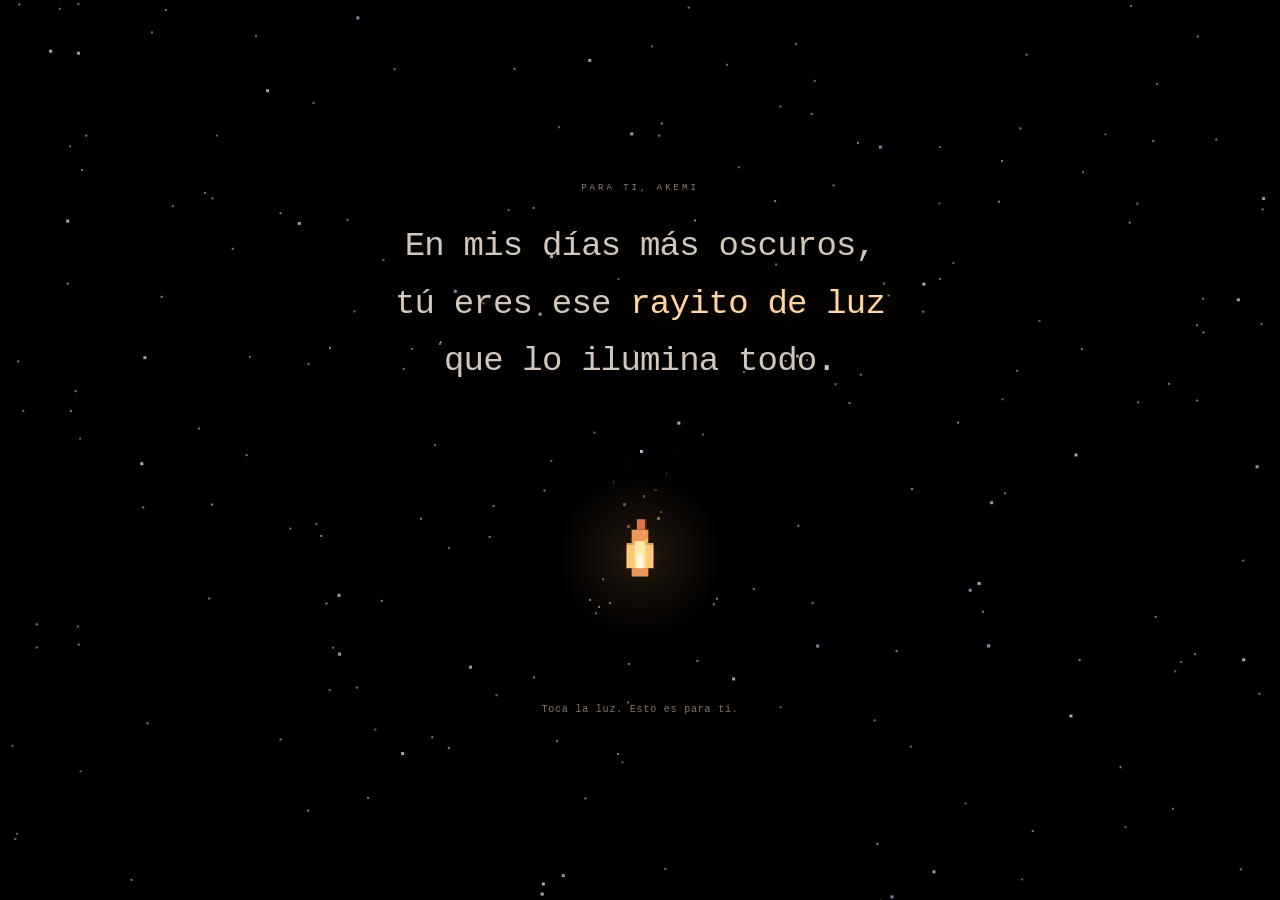
<file: index.html>
<!doctype html>
<html lang="es">
<head>
<meta charset="utf-8"><meta name="viewport" content="width=device-width,initial-scale=1"><meta name="theme-color" content="#000000">
<title>Mi rayito de luz · Akemi</title><link rel="stylesheet" href="styles-v11.css"><script src="app-v11.js" defer></script>
</head>
<body data-page="intro">
<main class="night" id="game">
  <div class="intro-copy"><p class="dedication">PARA TI, AKEMI</p><h1>En mis días más oscuros,<br>tú eres ese <em>rayito de luz</em><br>que lo ilumina todo.</h1></div>
  <div class="fire-space"><canvas id="world" width="400" height="270" aria-label="Una llama de píxeles que brilla en la oscuridad"></canvas><button class="fire-target" id="candle" aria-label="Tocar la llama y descubrir la sorpresa"></button></div>
  <p class="touch-hint" id="hint">Toca la luz. Esto es para ti.</p>
</main>
<div class="light-wipe" aria-hidden="true"></div>
</body></html>
</file>
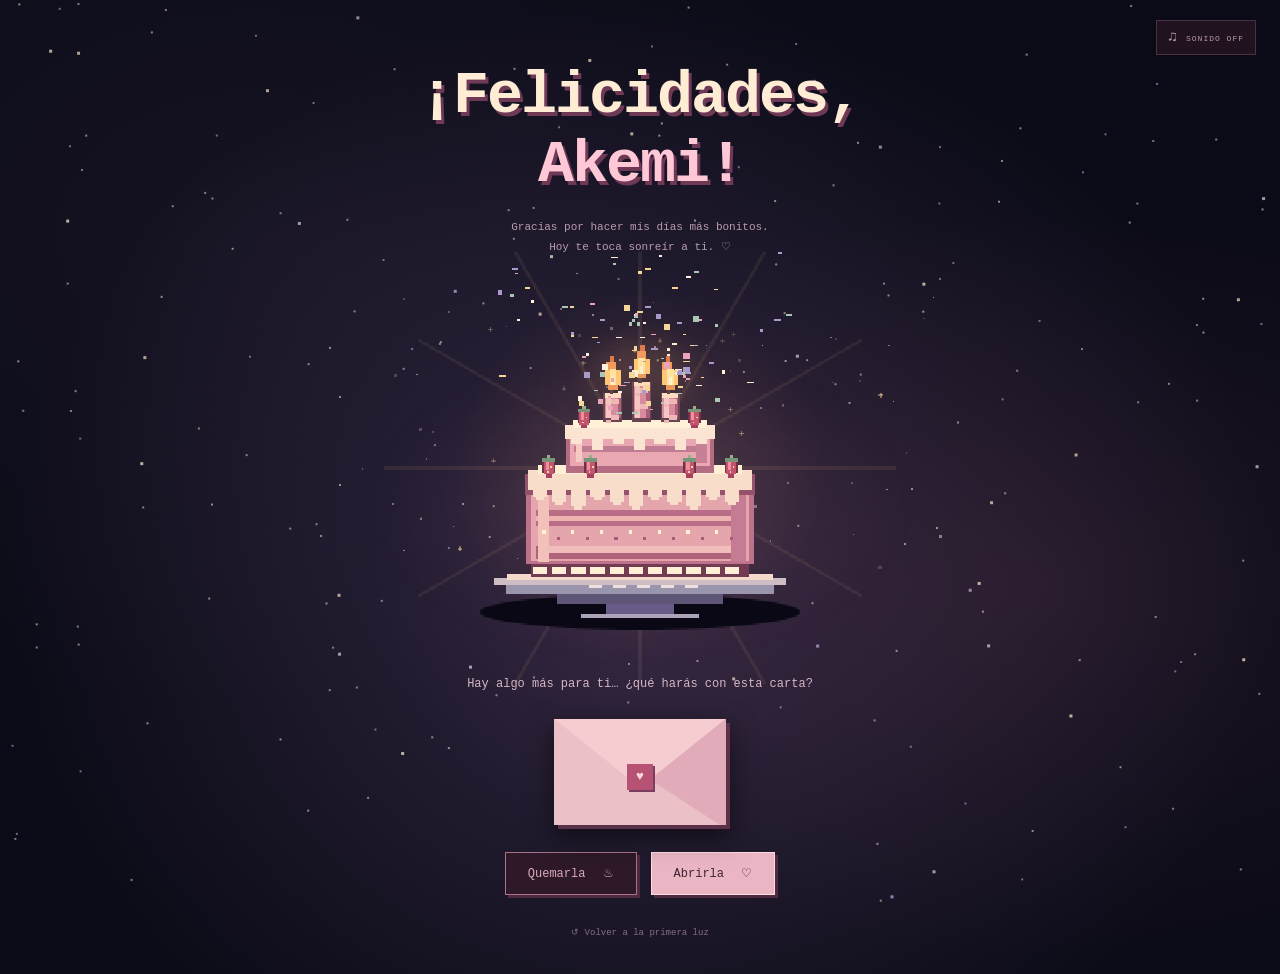
<file: birthday.html>
<!doctype html>
<html lang="es">
<head>
<meta charset="utf-8"><meta name="viewport" content="width=device-width,initial-scale=1"><meta name="theme-color" content="#100a18">
<title>¡Felicidades, Akemi!</title><link rel="stylesheet" href="styles-v11.css"><script src="app-v11.js" defer></script><script src="celebration-v11.js" defer></script>
</head>
<body data-page="birthday">
<main class="birthday" id="game">
  <div class="streamers" id="streamers" aria-hidden="true"></div>
  <button id="sound" class="sound" aria-pressed="false" aria-label="Activar música">♫ <span>SONIDO OFF</span></button>
  <header class="birthday-heading"><h1>¡Felicidades,<br><em>Akemi!</em></h1><p>Gracias por hacer mis días más bonitos.<br>Hoy te toca sonreír a ti. ♡</p></header>
  <div class="cake-space"><canvas id="world" width="400" height="270" aria-label="Pastel de cumpleaños de dos pisos con fresas y velitas encendidas"></canvas></div>
  <section class="letter-invitation" aria-label="Una carta para Akemi"><p id="choicePrompt" aria-live="polite">Hay algo más para ti… ¿qué harás con esta carta?</p><button class="envelope" id="openLetter" aria-label="Abrir tu carta" aria-haspopup="dialog"><span class="envelope-back"></span><span class="paper-peek">Para Akemi ♡</span><span class="envelope-front"></span><span class="envelope-flap"></span><span class="seal">♥</span></button><div class="letter-choices" id="letterChoices"><button id="burnLetter" class="choice burn-choice">Quemarla <span aria-hidden="true">♨</span></button><button id="readLetter" class="choice read-choice">Abrirla <span aria-hidden="true">♡</span></button></div></section>
  <a class="replay" href="index.html?v=20261007-11">↺ Volver a la primera luz</a>
</main>
<dialog id="burnDialog" class="burn-dialog" aria-label="La carta cae al fuego y el mundo se distorsiona"><canvas id="burnCanvas" aria-hidden="true"></canvas><p class="burn-caption" id="burnCaption" aria-live="polite">¿Por qué me odias? 😭😭😭</p><button id="skipBurn" class="skip-burn">Saltar animación</button></dialog>
<dialog id="letterDialog" aria-labelledby="letterTitle"><article class="letter-paper"><button id="closeLetter" class="close-letter" aria-label="Cerrar carta">×</button><p class="letter-label">UNA CARTA PARA TI</p><h2 id="letterTitle">Akemi,</h2><div id="letterBody" class="letter-body"><p>Gracias por ser una amiga tan increíble. Me llevo con mucho cariño cada momento contigo: comer juntos, estudiar juntos, hacer los proyectos juntos y pasar tiempo en tu casa.</p><p>Me has ayudado más de lo que crees. No sé cómo explicarlo ni cómo decirlo, pero solo quería decirte, simplemente: gracias.</p><p>Si necesitas algo o quieres pedirme algo, no dudes en decírmelo. Estaré ahí para ti. A pesar de no ser muy bueno en muchas cosas, aunque sea solo para escucharte, estaré ahí para apoyarte.</p><p>¡Feliz cumpleaños, Akemi! Te quiero un montón.</p></div><div id="blankLetter" class="blank-letter" hidden aria-label="Carta pendiente de completar"><span></span><span></span><span></span><span></span></div><div class="letter-heart keepsake-heart"><svg viewBox="0 0 140 95" role="img" aria-label="Un corazón con cariño"><defs><linearGradient id="heartTint" x1="0" y1="0" x2="1" y2="1"><stop offset="0" stop-color="#f8d6d8"/><stop offset="1" stop-color="#d890a5"/></linearGradient></defs><path class="heart-orbit" d="M20 56C4 74 57 82 94 66S130 33 115 40"/><g class="heart-beat"><path class="heart-shape" d="M70 75C60 65 36 48 36 31C36 11 61 10 70 27C80 10 104 11 104 31C104 48 81 66 70 75Z"/><path class="heart-highlight" d="M46 31C45 23 53 19 59 23"/></g><path class="heart-spark" d="M113 16v10m-5-5h10M24 35v6m-3-3h6"/></svg></div></article></dialog>
</body></html>
</file>
<file: styles-v11.css>
:root{color-scheme:dark;--cream:#ffecd4;--pink:#edabc2;--mono:'Courier New',monospace}*{box-sizing:border-box}html{background:#000}body{margin:0;background:#000;color:var(--cream);font-family:var(--mono)}button,a{-webkit-tap-highlight-color:transparent}button{font:inherit;cursor:pointer}button:focus-visible,a:focus-visible{outline:2px dashed #ffce98;outline-offset:7px}button:disabled{cursor:wait}canvas{display:block;width:100%;height:auto;image-rendering:pixelated}em{font-style:normal}.night{min-height:100svh;display:flex;flex-direction:column;align-items:center;justify-content:center;padding:42px 18px 34px;overflow:hidden;background:#000}.intro-copy{text-align:center;position:relative;z-index:2;animation:words-in 2.2s ease both}.dedication{font-size:9px;letter-spacing:3px;color:#937f71;margin:0 0 25px}.night h1{font-weight:400;font-size:clamp(20px,3.5vw,34px);line-height:1.7;letter-spacing:-.8px;color:#d3c7bc;margin:0}.night h1 em{color:#ffd6a2;text-shadow:0 0 30px #d37e3f55}.fire-space{position:relative;width:min(520px,96vw);margin:-18px 0 -30px}.fire-target{position:absolute;inset:22% 34% 21%;border:0;background:none;border-radius:45%}.fire-target:focus-visible{outline-offset:0}.touch-hint{font-size:10px;color:#8c7562;letter-spacing:.8px;text-align:center;animation:hint-in 3s ease both}.light-wipe{position:fixed;inset:0;pointer-events:none;z-index:10;background:radial-gradient(circle at 50% 64%,#fff3d9,#f7af70 30%,#6d293e 75%);clip-path:circle(0% at 50% 64%);opacity:0}.leaving .light-wipe{animation:illuminate 1.5s cubic-bezier(.7,0,.3,1) forwards}.leaving .intro-copy,.leaving .touch-hint{opacity:0;transition:opacity .7s}.birthday{min-height:100svh;padding:62px 18px 28px;position:relative;overflow:hidden;text-align:center;background:radial-gradient(ellipse at 50% 42%,#4c203844,transparent 68%),#100a18}.birthday::before{content:'';position:absolute;inset:0;pointer-events:none;background-image:radial-gradient(#d7a7bd38 1px,transparent 1px);background-size:53px 53px;mask-image:linear-gradient(transparent,#000,transparent)}.sound{position:absolute;top:20px;right:24px;border:1px solid #4a3041;background:#20121f;color:#b598ac;padding:8px 11px;font-size:15px;z-index:2}.sound span{font-size:8px;letter-spacing:1px}.birthday-heading{position:relative;animation:celebrate-title 1.25s .2s both}.birthday .dedication{color:#c59bad;margin-bottom:18px}.birthday h1{font-size:clamp(34px,6vw,60px);line-height:1.15;margin:0;letter-spacing:-2px;text-shadow:3px 4px #6f3956}.birthday h1 em{color:#ffc8d7}.birthday-heading>p:last-child{font-size:11px;color:#ba9cae;line-height:1.8;max-width:440px;margin:18px auto 0}.cake-space{position:relative;width:min(640px,100%);margin:-6px auto -7px}.letter-invitation{position:relative;animation:letter-arrive 1s 1.7s both}.letter-invitation>p{font-size:12px;color:#d6b6c6;margin:0 0 28px}.envelope{width:172px;height:106px;display:block;margin:0 auto;position:relative;border:0;padding:0;background:none;filter:drop-shadow(0 8px 13px #0008);perspective:600px;animation:float 3s 3s ease-in-out infinite}.envelope-back{position:absolute;inset:0;background:#bd8095;border:2px solid #f5c9cc;box-shadow:4px 4px 0 #5c3049}.paper-peek{position:absolute;inset:8px 12px 4px;background:#fff0d9;color:#a06979;padding:19px 4px;font-size:11px;transition:transform .5s}.envelope-front{position:absolute;inset:0;background:linear-gradient(33deg,#ecc0c7 49%,transparent 50%),linear-gradient(-33deg,#e2abb9 49%,transparent 50%);z-index:3}.envelope-flap{position:absolute;inset:0;background:#f5cdd0;clip-path:polygon(0 0,100% 0,50% 65%);transform-origin:top;transition:transform .6s;z-index:4;backface-visibility:hidden}.seal{position:absolute;left:calc(50% - 13px);top:43%;background:#b65375;color:#ffd8d7;width:26px;height:26px;line-height:26px;box-shadow:2px 2px #783d60;z-index:5;font-size:13px;transition:opacity .3s}.envelope:hover .paper-peek,.envelope:focus-visible .paper-peek{transform:translateY(-9px)}.envelope.opening .envelope-flap{transform:rotateX(180deg)}.envelope.opening .seal{opacity:0}.envelope.opening .paper-peek{transform:translateY(-40px)}.envelope-hint{display:block;color:#997c91;font-size:8px;letter-spacing:2px;margin-top:20px}.replay{position:relative;display:inline-block;margin-top:24px;font-size:9px;text-decoration:none;color:#886f85;padding:8px}dialog{border:0;padding:0;background:transparent;width:min(540px,calc(100% - 30px));max-height:85svh;overflow:auto;color:#573c45;box-shadow:0 22px 100px #0009}dialog::backdrop{background:#08030de8;backdrop-filter:blur(7px)}dialog[open]{animation:open-paper .65s ease both}.letter-paper{position:relative;background:#fff0d9;padding:46px 35px 24px;min-height:390px;border:5px double #c7a49b;background-image:repeating-linear-gradient(transparent 0 29px,#bca09412 30px 31px)}.close-letter{position:absolute;right:12px;top:8px;border:0;background:transparent;color:#916b73;font-size:27px;padding:4px 8px}.letter-label{font-size:8px;letter-spacing:2px;color:#a57c80;margin:0 0 27px}.letter-paper h2{font-size:23px;font-weight:normal}.letter-body{white-space:pre-wrap;font-size:14px;line-height:1.95;overflow-wrap:anywhere}.letter-body p{margin-bottom:20px}.blank-letter{display:grid;gap:23px;margin-top:36px}.blank-letter span{height:1px;background:#bd9c933b}.blank-letter span:last-child{width:66%}.letter-heart{text-align:center;color:#b96780;font-size:29px;margin:30px 0 6px}@keyframes words-in{from{opacity:0;transform:translateY(10px)}to{opacity:1;transform:translateY(0)}}@keyframes hint-in{0%,60%{opacity:0}100%{opacity:1}}@keyframes illuminate{0%{opacity:0;clip-path:circle(0% at 50% 64%)}30%{opacity:.6}85%,100%{opacity:1;clip-path:circle(140% at 50% 64%)}}@keyframes celebrate-title{0%{opacity:0;transform:translateY(18px) scale(.92)}70%{transform:translateY(-3px) scale(1.02)}100%{opacity:1;transform:none}}@keyframes letter-arrive{from{opacity:0;transform:translateY(25px)}to{opacity:1;transform:none}}@keyframes float{50%{transform:translateY(-6px)}}@keyframes open-paper{from{opacity:0;transform:translateY(70px) scale(.85) rotate(-3deg)}to{opacity:1;transform:none}}@media(max-width:600px){.night{padding:38px 20px}.night h1{font-size:21px;line-height:1.85}.dedication{font-size:8px;letter-spacing:2px}.fire-space{width:calc(100vw - 16px);margin:0 0 -15px}.birthday{padding-top:72px}.birthday h1{font-size:42px}.birthday-heading>p:last-child{font-size:10px;max-width:285px}.cake-space{width:calc(100% + 30px);max-width:none;margin:14px -15px 16px}.letter-paper{padding:42px 23px 20px}.sound{right:16px;top:16px}}@media(prefers-reduced-motion:reduce){*,*::before,*::after{animation:none!important;transition:none!important}.leaving .light-wipe{clip-path:none;opacity:1}}
[hidden]{display:none!important}
/* Serpentinas de fiesta a ambos lados. */
.streamers{position:absolute;inset:0;pointer-events:none;overflow:hidden}.streamer{position:absolute;top:-20px;width:28px;height:240px;opacity:.85;transform-origin:top;animation:ribbon-drop 1.8s cubic-bezier(.2,.7,.3,1) both,ribbon-sway 4s 1.8s ease-in-out infinite alternate}.streamer svg{width:100%;height:100%;overflow:visible;filter:drop-shadow(3px 3px 0 #0004)}@keyframes ribbon-drop{from{transform:translateY(-110%) rotate(-15deg);opacity:0}to{transform:translateY(0) rotate(0deg);opacity:.85}}@keyframes ribbon-sway{to{transform:rotate(7deg) translateX(5px)}}
.letter-choices{display:flex;justify-content:center;gap:14px;margin:27px auto 0}.choice{border:1px solid #ab718b;padding:13px 22px;background:#2d1928;color:#dba9bd;font:12px var(--mono);box-shadow:3px 3px 0 #4e2a41;transition:transform .2s,background .2s}.choice:hover{transform:translateY(-3px);background:#45243a}.choice span{margin-left:10px}.read-choice{background:#eab6c4;color:#402132;border-color:#ffdae0}.read-choice:hover{background:#ffd9e0}.letter-choices.only-open .read-choice{font-size:clamp(23px,6vw,34px);padding:22px 38px;min-width:min(290px,85vw);font-weight:bold;letter-spacing:3px;animation:final-open .8s ease both;box-shadow:6px 6px #6f3f59,0 0 35px #c9729733}.burning-letter .envelope{visibility:hidden}.letter-invitation.returned{animation:return-letter .8s ease both}.burn-dialog{position:fixed;inset:0;margin:0;border:0;width:100vw;max-width:none;height:100svh;max-height:none;background:#050309;color:#ffe9d0;padding:0;overflow:hidden;box-shadow:none}.burn-dialog[open]{animation:none}.burn-dialog::backdrop{background:#000}.burn-dialog canvas{position:absolute;inset:0;width:100%;height:100%;image-rendering:pixelated}.burn-caption{position:absolute;bottom:65px;left:20px;right:20px;text-align:center;letter-spacing:1px;line-height:1.8;font-size:clamp(11px,2.6vw,15px);color:#e9b6ca;text-shadow:2px 2px #000;margin:0}.skip-burn{position:absolute;right:18px;bottom:18px;border:1px solid #795b77;background:#160d21cc;color:#c9b5cd;padding:9px 12px;font-size:10px}.burn-caption.abstracted{text-shadow:-3px 0 #b24d7a,3px 0 #537e8a}.abstraction .birthday-heading{filter:drop-shadow(-3px 0 #b43c87) drop-shadow(3px 0 #387980)}@keyframes final-open{from{opacity:0;transform:scale(.7)}to{opacity:1;transform:scale(1)}}@keyframes return-letter{from{opacity:.2;filter:blur(6px);transform:translateY(12px)}to{opacity:1;filter:blur(0);transform:none}}@media(max-width:600px){.streamer{width:17px;height:160px}.letter-choices{gap:12px}.choice{padding:13px 18px}.birthday-heading{padding-left:10px;padding-right:10px}}@media(prefers-reduced-motion:reduce){.streamer{animation:none}.burn-caption.abstracted{text-shadow:none}}

/* Cielo completo: cubre también los laterales, sobre y carta. */
body::before,body::after{content:'';position:fixed;left:50%;top:50%;pointer-events:none;z-index:0;background:#eee0ff;border-radius:0}
body::before{width:2px;height:2px;box-shadow:-25.35vw 8.13vh 0 #d8d5ef,-1.75vw -19.10vh 0 #c7b4e4,-7.54vw 4.40vh 0 #f9dec8,-24.99vw 9.44vh 0 #fff3dc,34.53vw -30.97vh 0 #c7b4e4,42.20vw 23.45vh 0 #c7b4e4,-25.58vw -38.67vh 0 #c7b4e4,-43.67vw -31.23vh 0 #d8d5ef,-22.94vw -25.69vh 0 #d8d5ef,-6.57vw 32.24vh 0 #f9dec8,11.30vw -10.00vh 0 #fff3dc,30.60vw 42.22vh 0 #f9dec8,34.27vw 23.24vh 0 #fff3dc,-33.48vw -28.06vh 0 #f9dec8,10.91vw 28.48vh 0 #c7b4e4,29.78vw 47.60vh 0 #c7b4e4,18.25vw 29.93vh 0 #d8d5ef,28.45vw 4.70vh 0 #d8d5ef,-15.71vw -11.90vh 0 #f9dec8,-0.49vw -11.07vh 0 #f9dec8,18.47vw 43.65vh 0 #fff3dc,-48.65vw -9.96vh 0 #fff3dc,-24.30vw -11.46vh 0 #fff3dc,37.85vw 41.80vh 0 #c7b4e4,41.57vw 39.75vh 0 #d8d5ef,-8.62vw -9.22vh 0 #d8d5ef,29.39vw -8.92vh 0 #d8d5ef,24.40vw -20.88vh 0 #c7b4e4,-43.34vw -35.04vh 0 #f9dec8,38.18vw -25.38vh 0 #fff3dc,44.94vw -34.61vh 0 #f9dec8,-47.21vw 19.26vh 0 #fff3dc,-26.00vw 39.96vh 0 #fff3dc,-39.80vw 47.66vh 0 #d8d5ef,36.29vw -35.19vh 0 #c7b4e4,-43.93vw 21.51vh 0 #f9dec8,-20.25vw 16.65vh 0 #d8d5ef,41.25vw -7.46vh 0 #f9dec8,28.20vw -32.23vh 0 #fff3dc,-24.57vw 16.94vh 0 #fff3dc,-48.76vw 42.54vh 0 #c7b4e4,-33.14vw -35.05vh 0 #c7b4e4,-25.97vw -9.65vh 0 #f9dec8,13.33vw -37.45vh 0 #f9dec8,47.05vw 12.18vh 0 #d8d5ef,16.29vw -5.34vh 0 #fff3dc,31.14vw -14.45vh 0 #c7b4e4,-30.55vw -10.47vh 0 #c7b4e4,-44.17vw -6.65vh 0 #f9dec8,43.50vw -46.06vh 0 #d8d5ef,-28.16vw 32.05vh 0 #fff3dc,46.86vw 46.49vh 0 #f9dec8,-24.05vw 21.85vh 0 #d8d5ef,-22.20vw 26.28vh 0 #d8d5ef,-6.40vw -35.97vh 0 #c7b4e4,-12.31vw -16.40vh 0 #f9dec8,24.77vw -3.16vh 0 #fff3dc,-18.54vw -9.13vh 0 #d8d5ef,6.73vw -42.92vh 0 #d8d5ef,-3.63vw -2.04vh 0 #d8d5ef,1.31vw -10.08vh 0 #fff3dc,10.48vw -27.77vh 0 #fff3dc,-38.21vw -46.51vh 0 #f9dec8,3.72vw -49.27vh 0 #f9dec8,43.29vw 22.58vh 0 #d8d5ef,-15.01vw 10.77vh 0 #c7b4e4,-9.93vw -23.58vh 0 #d8d5ef,1.43vw -35.04vh 0 #fff3dc,-8.36vw 25.16vh 0 #f9dec8,-1.00vw 27.94vh 0 #d8d5ef,-7.01vw 1.11vh 0 #c7b4e4,21.08vw 32.86vh 0 #c7b4e4,18.99vw -18.60vh 0 #d8d5ef,12.98vw -10.09vh 0 #d8d5ef,-45.41vw -49.13vh 0 #c7b4e4,23.36vw -33.77vh 0 #c7b4e4,-24.32vw 26.57vh 0 #d8d5ef,21.17vw 4.23vh 0 #fff3dc,-11.29vw 27.14vh 0 #d8d5ef,-17.19vw 7.53vh 0 #f9dec8,-3.98vw 16.54vh 0 #fff3dc,40.02vw -34.44vh 0 #d8d5ef,38.78vw -27.49vh 0 #d8d5ef,-37.12vw -48.99vh 0 #f9dec8,1.90vw 46.45vh 0 #c7b4e4,-44.61vw -33.86vh 0 #c7b4e4,-21.32vw 38.54vh 0 #f9dec8,-15.01vw 33.01vh 0 #fff3dc,-16.31vw 31.81vh 0 #f9dec8,11.22vw -15.32vh 0 #f9dec8,10.56vw -20.73vh 0 #f9dec8,-27.40vw 8.62vh 0 #d8d5ef,-36.58vw -27.20vh 0 #d8d5ef,23.31vw -27.50vh 0 #c7b4e4,-2.41vw 16.89vh 0 #d8d5ef,-17.88vw -11.34vh 0 #c7b4e4,17.17vw -8.49vh 0 #d8d5ef,-16.10vw -0.65vh 0 #c7b4e4,-11.82vw 9.55vh 0 #f9dec8,23.36vw -19.12vh 0 #c7b4e4,48.56vw -26.84vh 0 #fff3dc,19.34vw -17.28vh 0 #f9dec8,12.12vw -45.22vh 0 #c7b4e4,27.97vw -27.70vh 0 #fff3dc,28.25vw -5.74vh 0 #c7b4e4,-48.26vw -4.47vh 0 #d8d5ef,13.58vw -41.13vh 0 #c7b4e4,-11.51vw 6.13vh 0 #f9dec8,43.45vw -5.60vh 0 #d8d5ef,-49.10vw 32.76vh 0 #c7b4e4,-44.79vw -18.60vh 0 #f9dec8,-28.16vw -26.42vh 0 #d8d5ef,-44.54vw -4.44vh 0 #f9dec8,-1.45vw 34.59vh 0 #c7b4e4,-34.54vw -2.50vh 0 #f9dec8,-1.80vw 33.67vh 0 #fff3dc,-47.21vw 21.83vh 0 #d8d5ef,5.93vw 16.42vh 0 #f9dec8,10.89vw -38.27vh 0 #f9dec8,-43.81vw -1.38vh 0 #c7b4e4,-43.78vw 35.59vh 0 #c7b4e4,-10.34vw -26.76vh 0 #d8d5ef,-31.90vw -22.47vh 0 #fff3dc,-15.64vw -12.09vh 0 #fff3dc,29.64vw -35.85vh 0 #f9dec8,-43.95vw -49.67vh 0 #d8d5ef,-30.81vw 0.46vh 0 #f9dec8,4.84vw -1.82vh 0 #c7b4e4,8.04vw -8.78vh 0 #d8d5ef,-8.39vw -27.01vh 0 #f9dec8,15.04vw -29.52vh 0 #d8d5ef,43.43vw -13.99vh 0 #d8d5ef,-20.12vw -21.22vh 0 #c7b4e4,30.13vw -44.04vh 0 #f9dec8,-20.75vw 30.95vh 0 #c7b4e4,-3.51vw 18.04vh 0 #c7b4e4,-30.08vw -46.14vh 0 #c7b4e4,34.45vw -11.32vh 0 #d8d5ef,1.63vw -36.39vh 0 #fff3dc,-2.96vw 14.25vh 0 #c7b4e4,-48.88vw 43.10vh 0 #d8d5ef,43.94vw -13.16vh 0 #fff3dc,0.86vw -44.95vh 0 #c7b4e4,-34.05vw -28.68vh 0 #f9dec8,7.64vw -31.53vh 0 #c7b4e4,-3.27vw 17.32vh 0 #fff3dc,5.69vw 17.04vh 0 #f9dec8,-38.89vw 6.27vh 0 #f9dec8,4.22vw -25.61vh 0 #fff3dc,25.35vw 39.17vh 0 #c7b4e4,-37.45vw -17.13vh 0 #fff3dc,-33.73vw 16.39vh 0 #fff3dc,40.32vw -40.79vh 0 #c7b4e4,41.74vw 24.49vh 0 #c7b4e4,-0.94vw 23.66vh 0 #d8d5ef,-44.00vw 19.51vh 0 #d8d5ef,16.95vw -34.24vh 0 #fff3dc,26.71vw 17.85vh 0 #fff3dc,37.46vw 35.14vh 0 #fff3dc,-19.25vw -42.42vh 0 #d8d5ef,8.81vw 15.32vh 0 #d8d5ef,-22.38vw -15.51vh 0 #d8d5ef,-38.56vw 30.26vh 0 #fff3dc,48.31vw 26.98vh 0 #f9dec8,43.92vw -16.92vh 0 #fff3dc,12.29vw 8.31vh 0 #f9dec8,40.21vw 18.44vh 0 #f9dec8,13.40vw 16.91vh 0 #f9dec8,4.41vw 23.33vh 0 #f9dec8,19.97vw 22.21vh 0 #fff3dc,22.05vw -15.48vh 0 #fff3dc,-9.88vw -42.46vh 0 #f9dec8,38.84vw -5.41vh 0 #d8d5ef,38.29vw -49.44vh 0 #d8d5ef,48.47vw -14.11vh 0 #c7b4e4,-33.52vw 5.95vh 0 #fff3dc,-48.57vw -49.62vh 0 #fff3dc,15.20vw -7.42vh 0 #d8d5ef,18.73vw 49.96vh 0 #f9dec8,-4.35vw 38.60vh 0 #f9dec8;opacity:.54;animation:sky-breathe 5s ease-in-out infinite alternate}
body::after{width:3px;height:3px;box-shadow:-38.80vw -10.43vh 0 #f9dec8,-23.59vw 22.52vh 0 #d8d5ef,-7.76vw 49.18vh 0 #fff3dc,-4.04vw -43.45vh 0 #f9dec8,2.92vw -3.15vh 0 #fff3dc,-7.67vw 48.06vh 0 #fff3dc,25.68vw 15.42vh 0 #c7b4e4,-26.73vw -25.34vh 0 #d8d5ef,-22.16vw -48.18vh 0 #c7b4e4,-7.03vw -21.65vh 0 #fff3dc,18.66vw -33.82vh 0 #c7b4e4,12.18vw -10.59vh 0 #d8d5ef,26.38vw 14.66vh 0 #fff3dc,7.20vw 25.27vh 0 #f9dec8,19.57vw 49.48vh 0 #c7b4e4,33.55vw 29.39vh 0 #fff3dc,22.06vw -18.59vh 0 #fff3dc,-6.11vw 47.12vh 0 #d8d5ef,-29.22vw -40.09vh 0 #f9dec8,13.76vw 21.62vh 0 #c7b4e4,-44.83vw -25.60vh 0 #fff3dc,-0.76vw -35.29vh 0 #f9dec8,48.09vw 1.69vh 0 #d8d5ef,46.63vw -16.86vh 0 #f9dec8,-18.66vw 33.56vh 0 #fff3dc,-14.55vw -17.80vh 0 #c7b4e4,-13.36vw 23.96vh 0 #d8d5ef,22.85vw 46.70vh 0 #d8d5ef,-43.98vw -44.25vh 0 #f9dec8,-7.92vw -15.26vh 0 #f9dec8,-46.16vw -44.48vh 0 #fff3dc,33.95vw 0.39vh 0 #f9dec8,-23.63vw 15.98vh 0 #f9dec8,47.05vw 23.14vh 0 #fff3dc,27.35vw 5.69vh 0 #f9dec8,-39.04vw 1.35vh 0 #fff3dc,27.12vw 21.60vh 0 #d8d5ef,48.60vw -28.10vh 0 #d8d5ef;opacity:.7;animation:sky-breathe 7s 1s ease-in-out infinite alternate}
.night,.birthday{background:transparent;isolation:isolate}
body[data-page=birthday]{background:radial-gradient(ellipse at 50% 42%,#32172966,transparent 68%),#100a18}
.birthday::before{display:none}
.night>.intro-copy,.night>.fire-space,.night>.touch-hint{position:relative;z-index:1}
.birthday>.cake-space,.birthday>.birthday-heading,.birthday>.letter-invitation,.birthday>.replay{position:relative;z-index:1}
.streamers{z-index:0}
.letter-paper{min-height:390px}.letter-body p{margin:0 0 20px}.letter-heart{margin-top:24px}
@keyframes sky-breathe{from{opacity:.35}to{opacity:.8}}
@media(prefers-reduced-motion:reduce){body::before,body::after{animation:none}}
.night,.birthday{position:relative;z-index:1}
/* Carta de papel cálido y tipografía editorial. */
.letter-paper{padding:52px 40px 28px;border:1px solid #d7bca6;border-radius:3px;background:#fcf3e5;background-image:linear-gradient(110deg,#ffffff55,transparent 50%,#b78b6310);box-shadow:inset 0 0 60px #d5b59316}
.letter-paper h2{font-family:Georgia,'Times New Roman',serif;font-style:italic;font-size:31px;color:#754c57;margin:0 0 26px}
.letter-body{font-family:Georgia,'Times New Roman',serif;font-size:17px;line-height:1.85;color:#59484a;white-space:normal;letter-spacing:.1px}
.letter-body p{margin:0 0 21px}.letter-label{font-family:var(--mono);font-size:9px;letter-spacing:2.6px}.letter-heart{font-family:Georgia,serif;font-size:38px;color:#b76b87}.close-letter{position:sticky;display:block;margin:-34px -23px 2px auto;top:0;right:auto;width:34px;background:#fcf3e5ee;border-radius:50%;z-index:1}
body[data-page=birthday]{background:radial-gradient(ellipse at 20% 24%,#54446824,transparent 45%),radial-gradient(ellipse at 80% 60%,#a15a7020,transparent 45%),radial-gradient(ellipse at 50% 60%,#312640,transparent 70%),#0b0b17}
.cake-space::before{content:'';position:absolute;inset:22% 5% 5%;z-index:-1;border-radius:50%;background:radial-gradient(ellipse,#a76d8620,transparent 65%);filter:blur(20px)}
.streamers{position:fixed;height:100svh;z-index:0}.party-spark{position:absolute;width:4px;height:11px;border-radius:1px;opacity:0;animation:party-drift 7s ease-in-out infinite;box-shadow:0 0 8px #ffe7cd15}
.party-spark:nth-child(3n){width:3px;height:3px;border-radius:50%}.party-spark:nth-child(4n){width:9px;height:2px}
@keyframes party-drift{0%{opacity:0;transform:translateY(-28px) rotate(0deg)}20%,65%{opacity:.65}100%{opacity:0;transform:translateY(110px) rotate(170deg)}}
.burn-dialog canvas{image-rendering:auto}.burn-caption{font-family:Georgia,serif;font-size:clamp(16px,3vw,21px);color:#e3d2de;letter-spacing:.1px;bottom:72px}.burn-caption.abstracted{text-shadow:-1px 0 #b24d7a,1px 0 #537e8a}
@media(max-width:600px){.letter-paper{padding:43px 25px 24px}.letter-body{font-size:16px;line-height:1.8}.letter-paper h2{font-size:28px}.close-letter{margin-right:-12px}.party-spark{width:3px;height:7px}}
@media(prefers-reduced-motion:reduce){.party-spark{animation:none;opacity:.35}}
/* Cursiva caligráfica incluida en el proyecto para que se vea igual sin Internet. */
@font-face{font-family:'Carta Cursiva';src:url('[data-uri]') format('woff');font-style:italic;font-weight:400;font-display:swap}
.letter-body{font-family:'Carta Cursiva','Segoe Print','Bradley Hand',cursive;font-style:italic;font-size:26px;line-height:1.42;letter-spacing:.1px;color:#59414a}
.letter-body p{margin:0 0 22px}.letter-paper h2{font-family:'Carta Cursiva','Segoe Print',cursive;font-style:italic;font-size:37px;line-height:1.2}.letter-heart{font-family:Georgia,serif;font-style:normal}
@media(max-width:600px){.letter-body{font-size:24px;line-height:1.45}.letter-paper h2{font-size:33px}}

/* Una sola familia y estilo en todas las partes textuales de la carta. */
.letter-paper,.letter-paper h2,.letter-body,.letter-body p,.letter-label,.paper-peek{font-family:'Carta Cursiva',cursive;font-style:italic;font-weight:400;font-synthesis:none}
.letter-label{font-size:21px;letter-spacing:.4px;text-transform:none}.paper-peek{font-size:20px;padding-top:14px}.letter-heart,.close-letter{font-family:Georgia,serif;font-style:normal}

/* Un corazón de tinta rosa al pie de la carta. */
.keepsake-heart{margin:22px auto 4px;width:140px;height:95px}.keepsake-heart svg{display:block;width:100%;height:100%;overflow:visible}.heart-shape{fill:url(#heartTint);stroke:#a75c79;stroke-width:1.7;stroke-linejoin:round}.heart-orbit{fill:none;stroke:#d2b2a2;stroke-width:1;stroke-linecap:round}.heart-highlight{fill:none;stroke:#fff2e5;stroke-width:2.4;stroke-linecap:round}.heart-spark{fill:none;stroke:#bd8b76;stroke-width:1.2;stroke-linecap:round}.heart-beat{transform-box:fill-box;transform-origin:center;animation:keepsake-pulse 3.6s ease-in-out infinite}@keyframes keepsake-pulse{0%,100%{transform:scale(1)}50%{transform:scale(1.045)}}@media(prefers-reduced-motion:reduce){.heart-beat{animation:none}}
</file>
